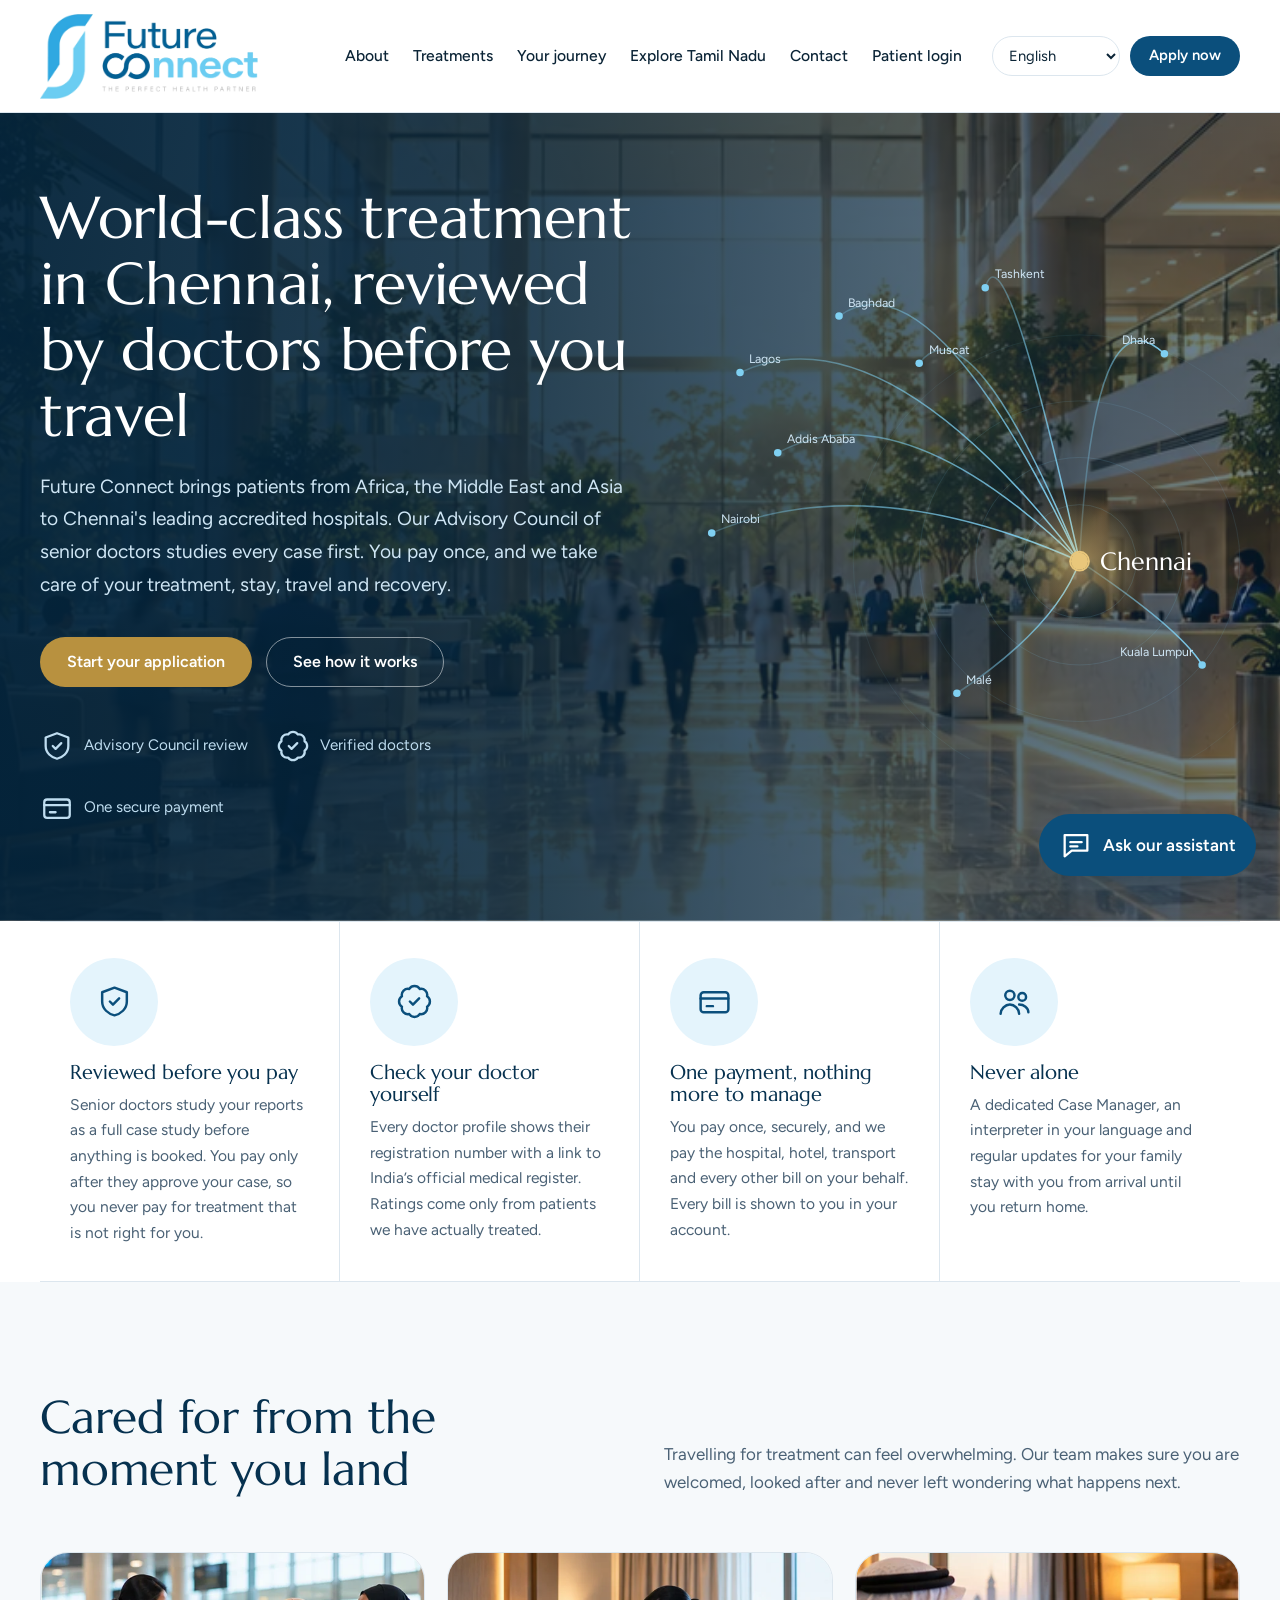
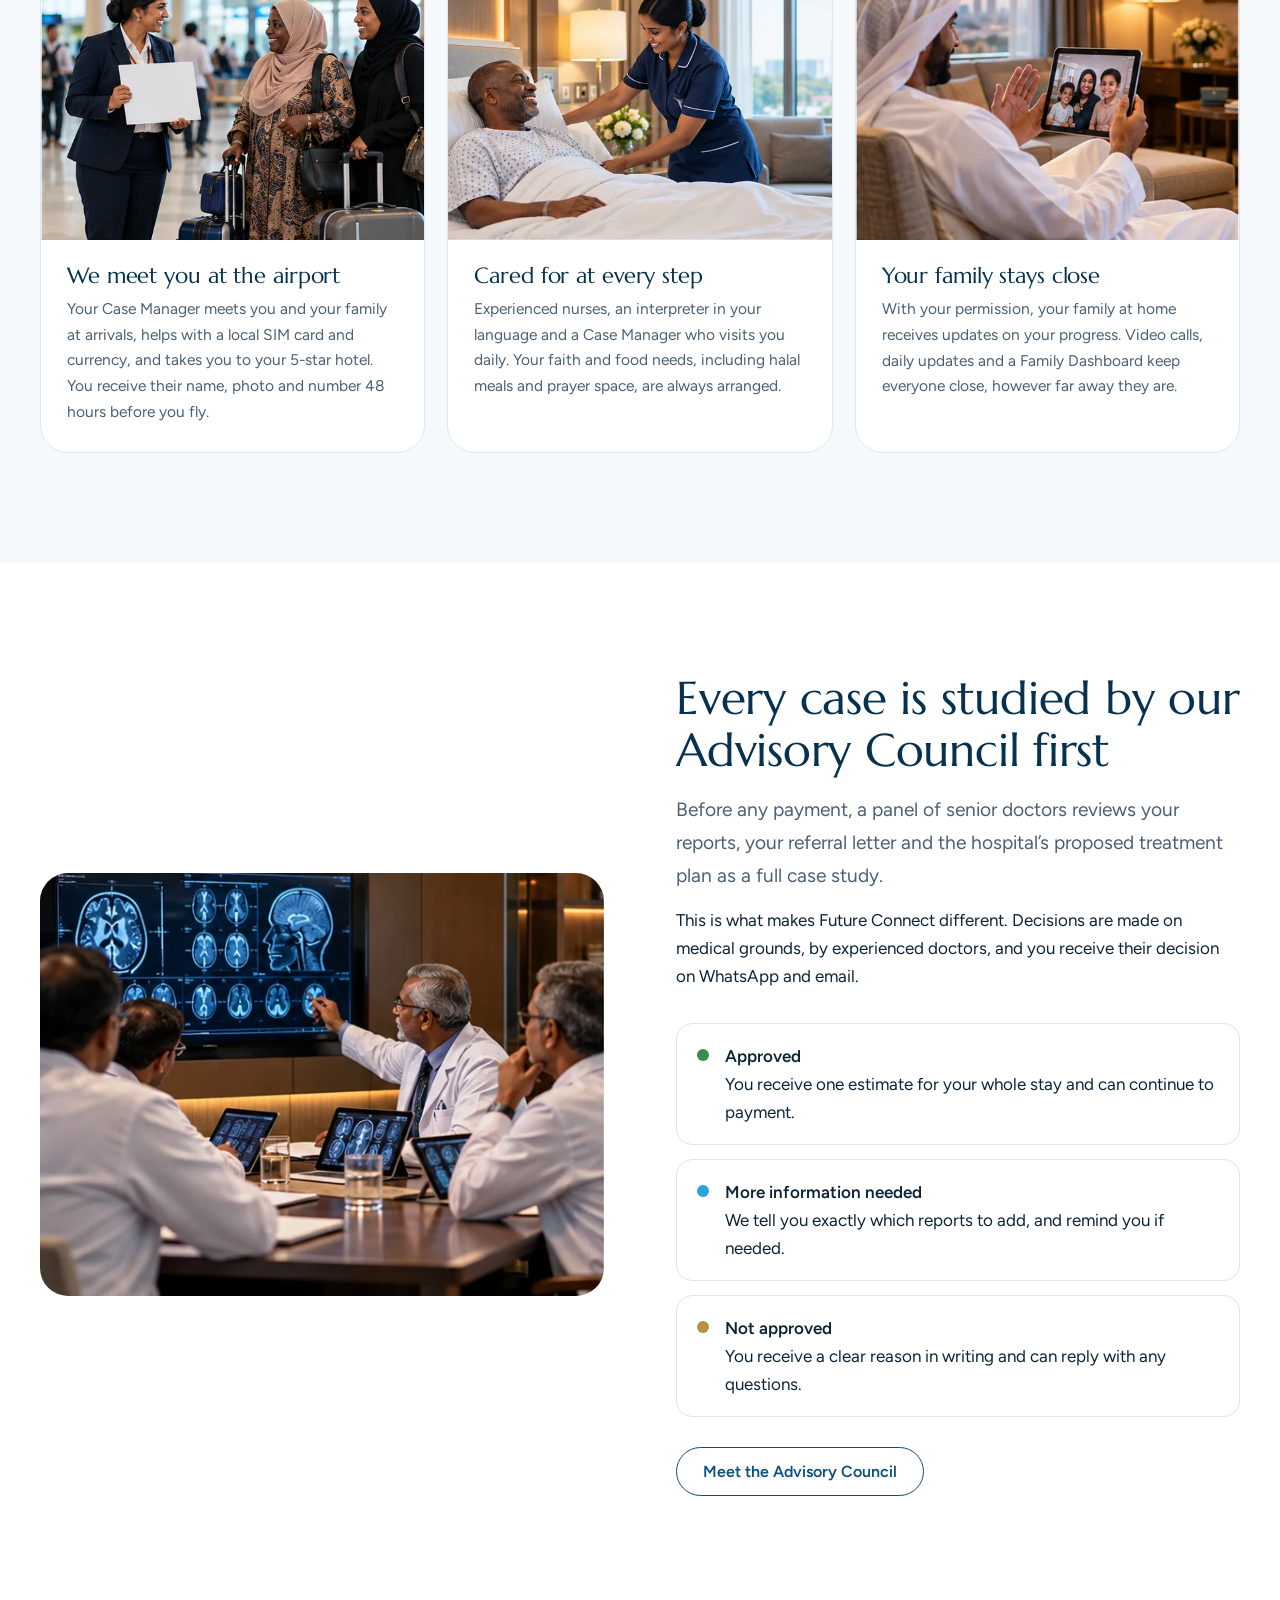
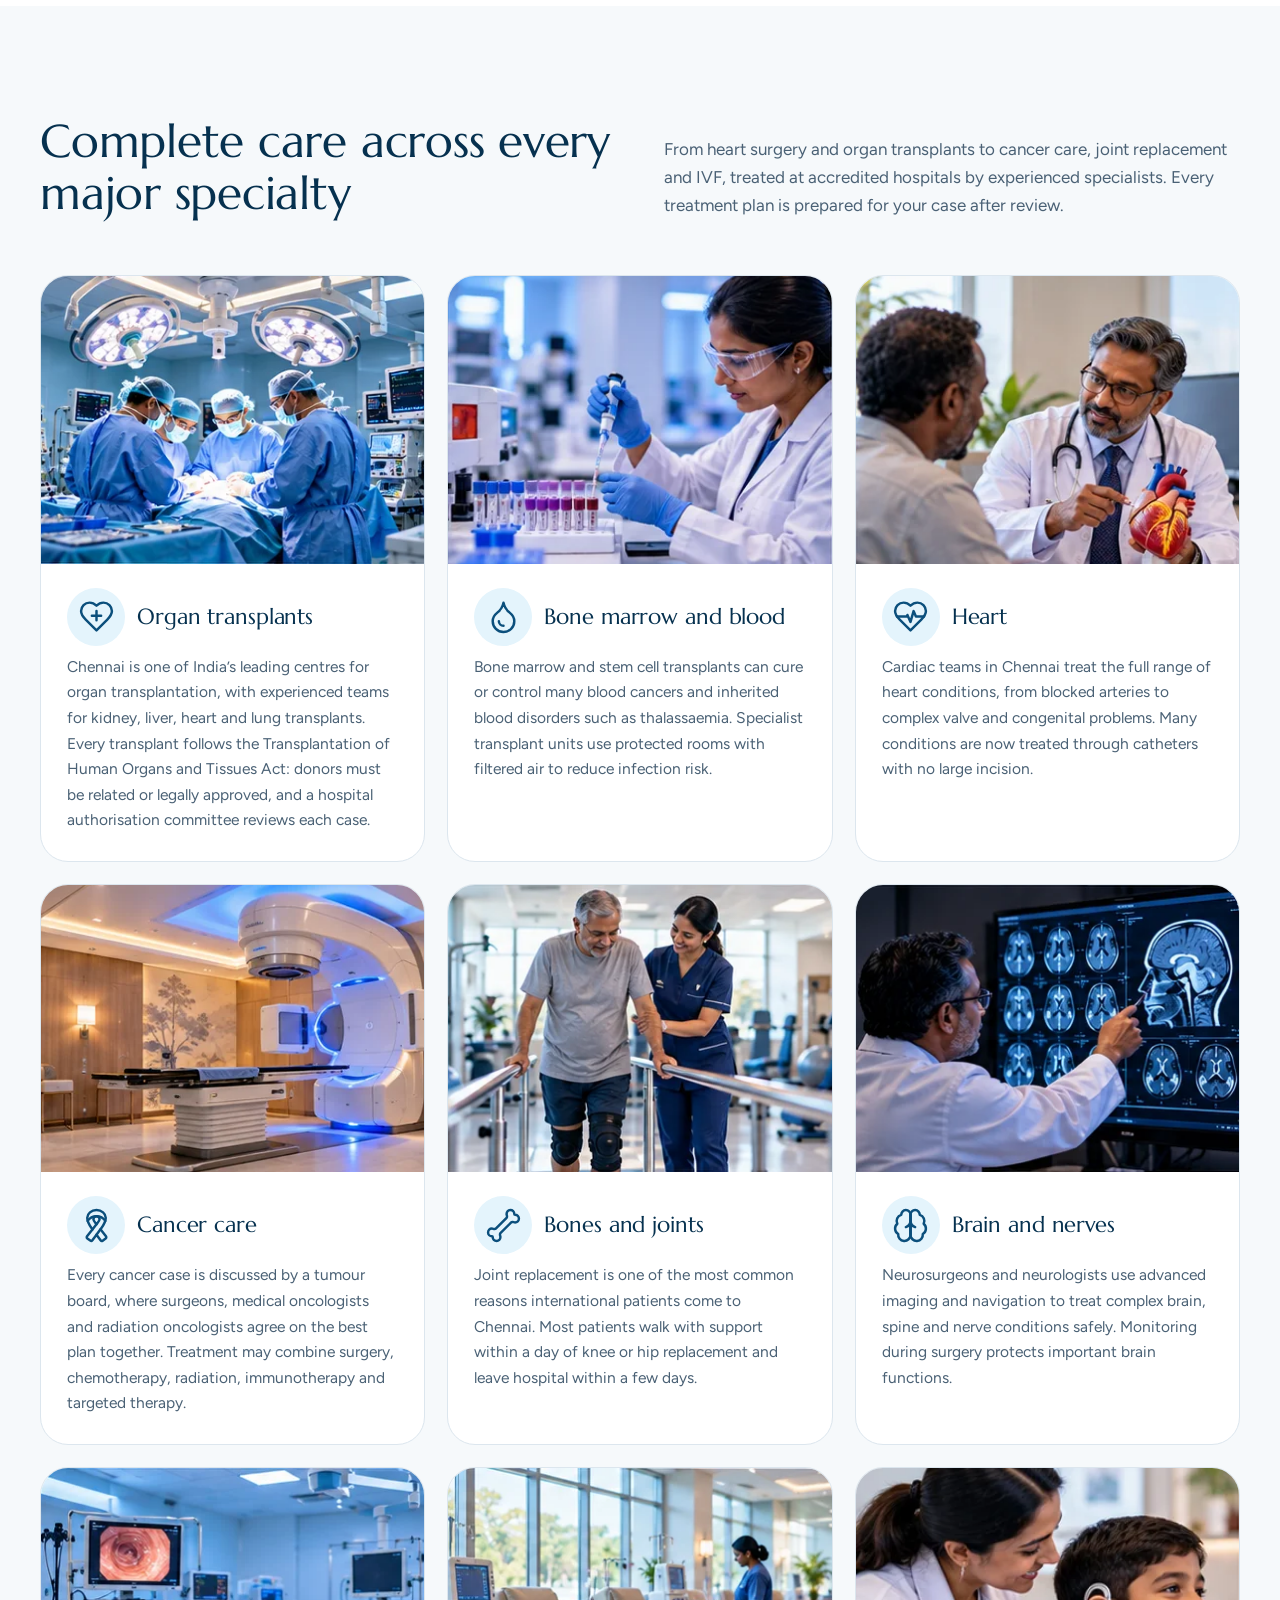
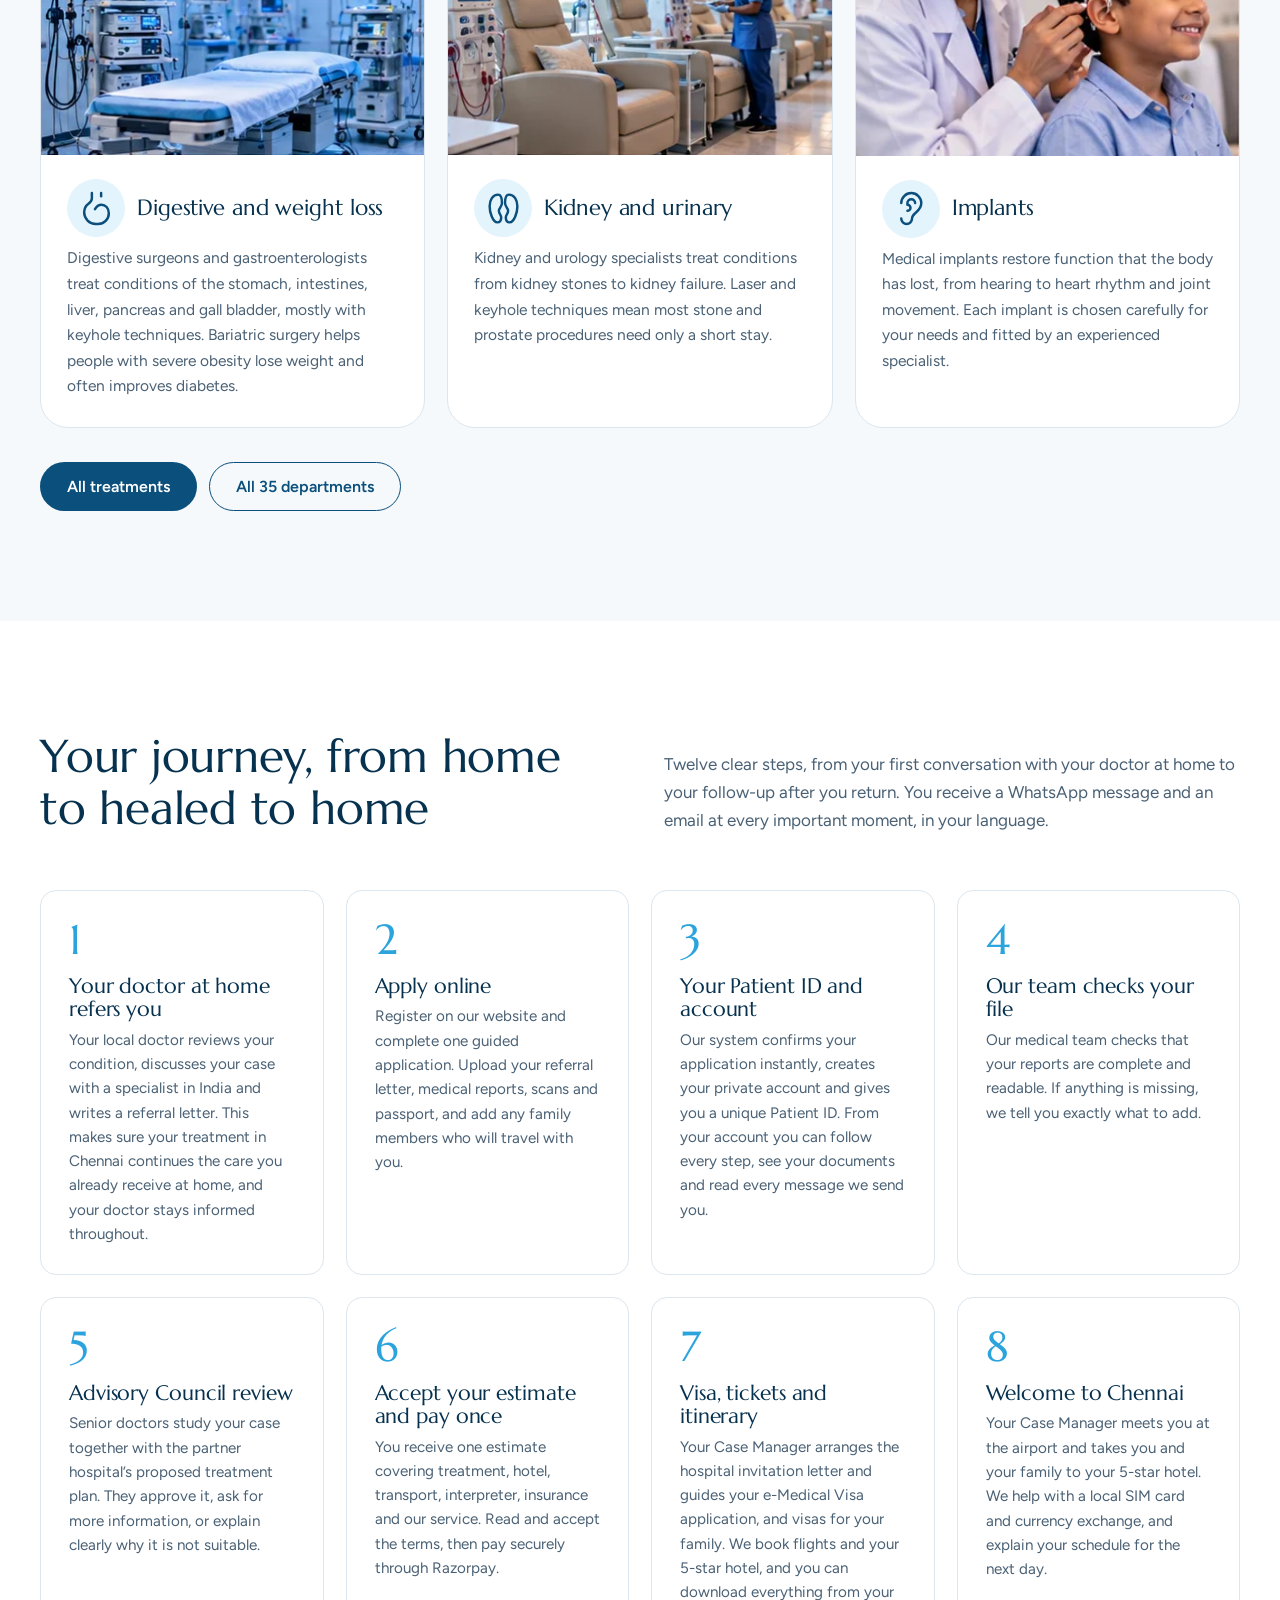
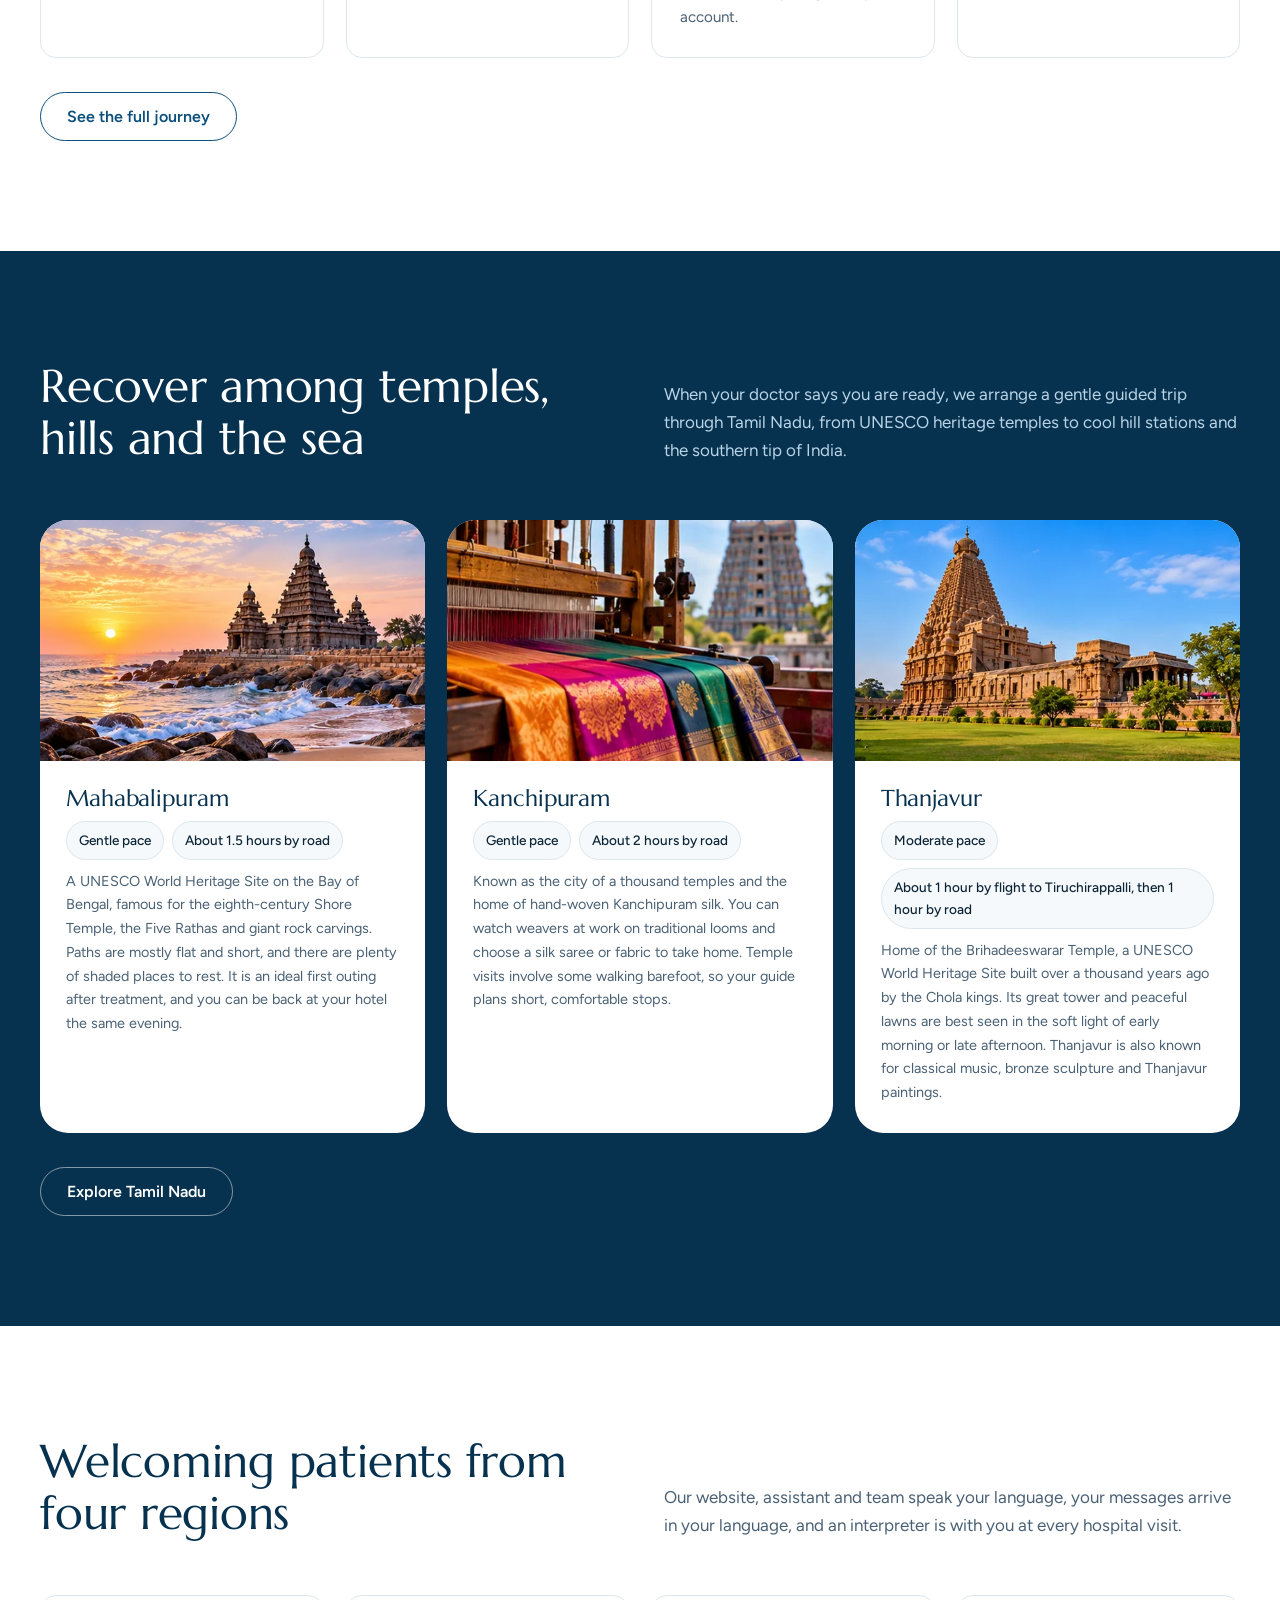
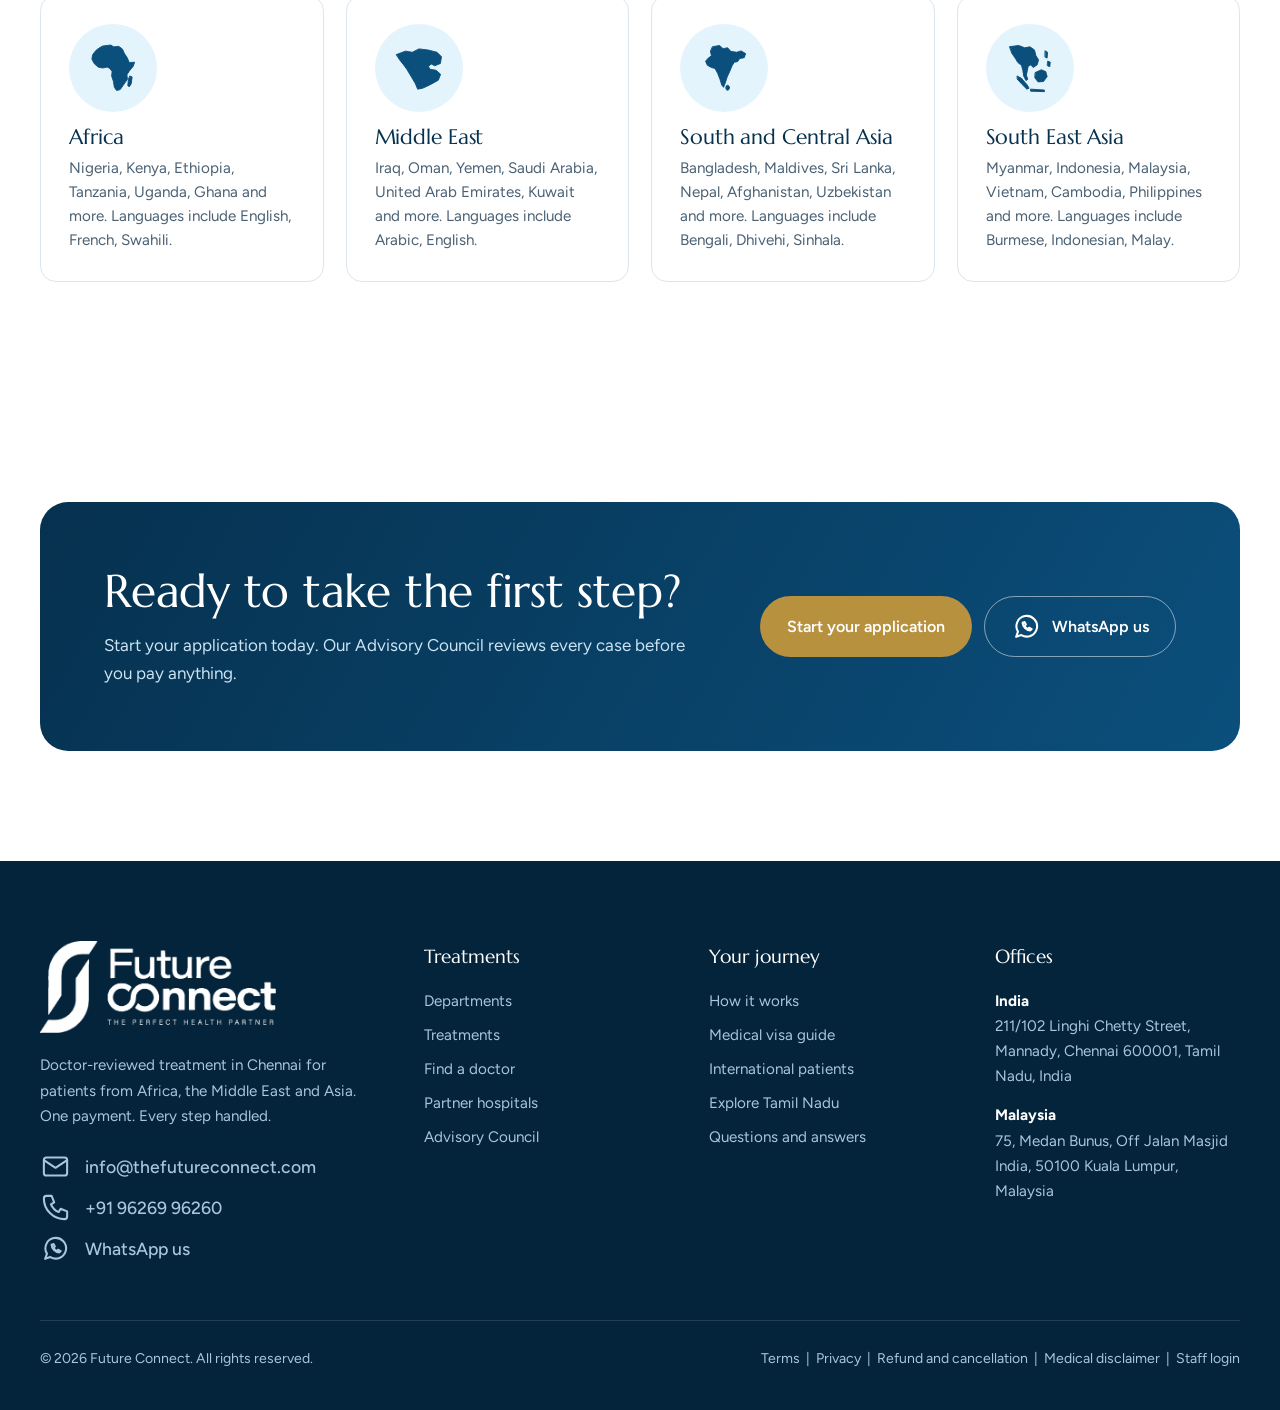
<file: index.html>
<!DOCTYPE html>
<html lang="en">
<head>
<meta charset="utf-8">
<meta name="viewport" content="width=device-width, initial-scale=1, viewport-fit=cover">
<meta name="robots" content="noindex, nofollow">
<link rel="preconnect" href="https://fonts.googleapis.com"><link rel="preconnect" href="https://fonts.gstatic.com" crossorigin>
<title>Future Connect — The Perfect Health Partner</title>
<meta name="description" content="Future Connect brings international patients from Africa, the Middle East and Asia to Chennai's accredited hospitals. Every case reviewed by our Advisory Council. One payment, every step handled.">
<link rel="icon" type="image/png" href="assets/images/favicon.png">
<link href="https://fonts.googleapis.com/css2?family=Figtree:wght@400;500;600&family=Marcellus&display=swap" rel="stylesheet">
<link rel="stylesheet" href="assets/css/style.css">
<script type="application/ld+json">{"@context":"https://schema.org","@type":"MedicalOrganization","name":"Future Connect","slogan":"The Perfect Health Partner","email":"info@thefutureconnect.com","telephone":"+919626996260","address":[{"@type":"PostalAddress","streetAddress":"211/102 Linghi Chetty Street, Mannady","addressLocality":"Chennai","postalCode":"600001","addressRegion":"Tamil Nadu","addressCountry":"IN"},{"@type":"PostalAddress","streetAddress":"75, Medan Bunus, Off Jalan Masjid India","addressLocality":"Kuala Lumpur","postalCode":"50100","addressCountry":"MY"}]}</script>
</head>
<body>
<main id="app"></main>
<script src="assets/js/config.js"></script>
<script src="assets/js/data.js"></script>
<script src="assets/js/app.js"></script>
</body>
</html>
</file>
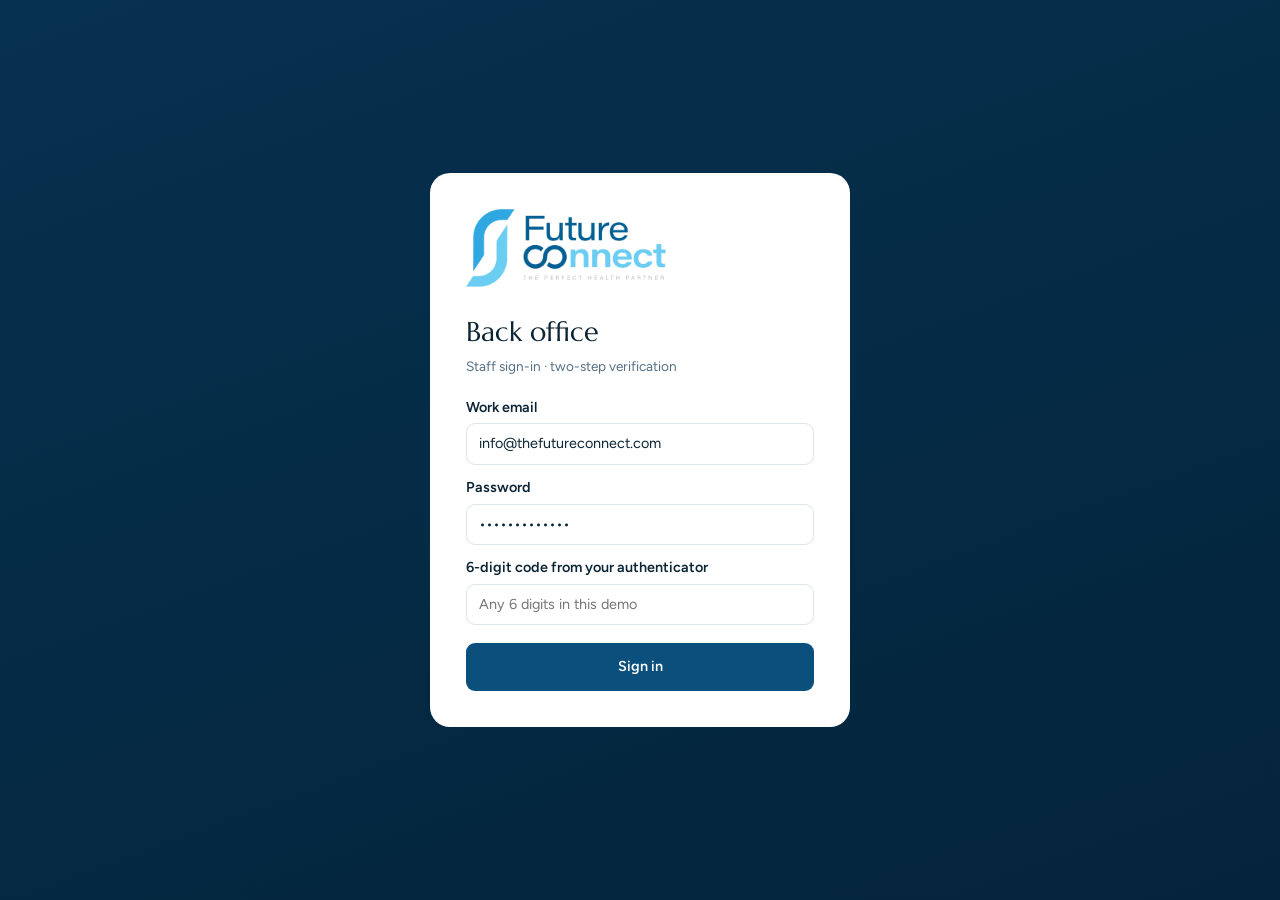
<file: crm/index.html>
<!DOCTYPE html>
<html lang="en">
<head>
<meta charset="utf-8">
<meta name="viewport" content="width=device-width, initial-scale=1, viewport-fit=cover">
<meta name="robots" content="noindex, nofollow">
<link rel="preconnect" href="https://fonts.googleapis.com"><link rel="preconnect" href="https://fonts.gstatic.com" crossorigin>
<title>Future Connect — Back Office CRM</title>
<link rel="icon" type="image/png" href="../assets/images/favicon.png">
<link href="https://fonts.googleapis.com/css2?family=Figtree:wght@400;500;600;700&family=Marcellus&display=swap" rel="stylesheet">
<link rel="stylesheet" href="crm.css">
</head>
<body><div id="root" style="height:100%"></div>
<div class="modal-wrap" id="modal" role="dialog" aria-modal="true"><div class="modal"></div></div>
<div class="toast" id="toast" role="status" aria-live="polite"></div>
<script>window.__LOGO__="../assets/images/logo.png";window.__LOGO_WHITE__="../assets/images/logo-white.png";</script>
<script src="crm.js"></script>
</body>
</html>
</file>
<file: assets/css/style.css>
:root{
  --harbour:#0B4F7C; --harbour-deep:#06314F; --lagoon:#2BA3DD; --mist:#7FD0F2; --mist-soft:#E4F4FC;
  --pearl:#F6F9FB; --white:#FFFFFF; --ink:#0B2436; --ink-soft:#4A6175; --line:#DCE6EE;
  --gold:#B8913F; --gold-soft:#F3EAD6;
  --surface:#FFFFFF; --heading:#06314F; --notice-ink:#5E4715; --notice-line:#E7D6AE; --field-line:#C9D6E1;
  --serif:"Marcellus", "Times New Roman", serif; --sans:"Figtree", "Segoe UI", Arial, sans-serif;
  --wrap:1200px; --r-lg:28px; --r-md:16px; --r-sm:10px;
  --shadow:0 24px 60px -30px rgba(6,49,79,.35);
}
*{box-sizing:border-box;margin:0;padding:0}
html{scroll-behavior:smooth;scroll-padding-top:calc(120px + env(safe-area-inset-top,0px))}
:root{padding-top:env(safe-area-inset-top,0px);padding-bottom:env(safe-area-inset-bottom,0px)}
body{font-family:var(--sans);color:var(--ink);background:var(--white);font-size:17px;line-height:1.65;-webkit-font-smoothing:antialiased}
img,svg{max-width:100%;display:block}
a{color:inherit}
button{font:inherit;cursor:pointer}
:focus-visible{outline:3px solid var(--lagoon);outline-offset:3px;border-radius:6px}
.wrap{width:min(var(--wrap),100% - 48px);margin-inline:auto}
h1,h2,h3{font-family:var(--serif);font-weight:400;line-height:1.12;letter-spacing:-.005em;color:var(--heading)}
h1{font-size:clamp(2.5rem,5.4vw,4.4rem)}
h2{font-size:clamp(2rem,3.6vw,3rem)}
h3{font-size:1.45rem}
p{max-width:68ch}
.lead{font-size:1.2rem;color:var(--ink-soft);line-height:1.7}
.muted{color:var(--ink-soft)}
.small{font-size:.9rem}

/* Header */
.site-header{position:sticky;top:env(safe-area-inset-top,0px);z-index:50;background:rgba(255,255,255,.95);color:#0B2436;backdrop-filter:saturate(1.4) blur(14px);border-bottom:1px solid var(--line)}
.header-row{display:flex;align-items:center;gap:28px;height:112px}
.brand img{height:85px;width:auto}
.nav{display:flex;gap:4px;margin-left:auto;align-items:center}
.nav-item{position:relative}
.nav-link{display:block;padding:10px 14px;border-radius:999px;text-decoration:none;font-weight:500;font-size:.98rem;color:var(--ink);background:none;border:0}
.nav-link:hover,.nav-link[aria-current="page"]{background:var(--mist-soft);color:var(--harbour)}
.dropdown{position:absolute;top:calc(100% + 8px);left:0;min-width:260px;background:var(--surface);border:1px solid var(--line);border-radius:var(--r-md);box-shadow:var(--shadow);padding:10px;display:none}
.nav-item:hover .dropdown,.nav-item:focus-within .dropdown{display:block}
.dropdown a{display:block;padding:10px 14px;border-radius:var(--r-sm);text-decoration:none}
.dropdown a:hover{background:var(--pearl)}
.dropdown a span{display:block;font-size:.85rem;color:var(--ink-soft)}
.header-actions{display:flex;gap:10px;align-items:center}
.lang{border:1px solid var(--line);border-radius:999px;padding:9px 12px;background:var(--surface);font:inherit;font-size:.92rem;color:var(--ink)}
.btn{display:inline-flex;align-items:center;gap:10px;padding:14px 26px;border-radius:999px;text-decoration:none;font-weight:600;border:1.5px solid transparent;transition:background .2s,color .2s,border-color .2s;font-size:1rem;line-height:1.2}
.btn-primary{background:var(--harbour);color:#fff}
.btn-primary:hover{background:var(--harbour-deep)}
.btn-gold{background:var(--gold);color:#fff}
.btn-gold:hover{background:#9C7A33}
.btn-ghost{border-color:var(--harbour);color:var(--harbour);background:transparent}
.btn-ghost:hover{background:var(--harbour);color:#fff}
.btn-light{border-color:rgba(255,255,255,.5);color:#fff;background:transparent}
.btn-light:hover{background:var(--surface);color:var(--harbour-deep)}
.btn-sm{padding:10px 18px;font-size:.92rem}
.menu-toggle{display:none;margin-left:auto;background:none;border:1px solid var(--line);border-radius:12px;padding:10px 12px}

/* Hero */
.hero{position:relative;background:radial-gradient(1200px 600px at 85% 20%,#0E6CA6 0%,transparent 60%),linear-gradient(160deg,var(--harbour-deep) 0%,#073A5E 55%,#04243B 100%);color:#fff;overflow:hidden}
.hero-grid{display:grid;grid-template-columns:1.05fr 1fr;gap:40px;align-items:center;min-height:calc(100vh - 112px);padding:72px 0 96px}
.hero h1{color:#fff;max-width:17ch;font-size:clamp(2.4rem,4.6vw,3.9rem)}
.hero .lead{color:#CFE6F5;margin-top:22px;max-width:52ch}
.hero-actions{display:flex;gap:14px;flex-wrap:wrap;margin-top:36px}
.hero-note{margin-top:42px;display:flex;gap:28px;flex-wrap:wrap;color:#BFDDF0;font-size:.95rem}
.hero-note div{display:flex;gap:10px;align-items:center}
.hero-note svg{flex:none}
.route-svg{width:100%;height:auto}
.route-path{fill:none;stroke-width:1.6;stroke-linecap:round}
.route-draw{stroke-dasharray:1000;stroke-dashoffset:1000;animation:draw 2.6s cubic-bezier(.6,.1,.2,1) forwards}
@keyframes draw{to{stroke-dashoffset:0}}
.city-label{font-family:var(--sans);font-size:13px;fill:#CFE6F5}
.chennai-label{font-family:var(--serif);font-size:26px;fill:#fff}
.pulse{transform-origin:center;transform-box:fill-box;animation:pulse 2.8s ease-out infinite}
@keyframes pulse{0%{opacity:.7;transform:scale(1)}100%{opacity:0;transform:scale(3.2)}}
@media (prefers-reduced-motion:reduce){.route-draw{animation:none;stroke-dashoffset:0}.pulse{animation:none;opacity:0}}

/* Sections */
section{padding:110px 0}
.section-pearl{background:var(--pearl)}
.section-deep{background:var(--harbour-deep);color:#DCEBF5}
.section-deep h2,.section-deep h3{color:#fff}
.section-head{display:grid;grid-template-columns:1fr 1fr;gap:48px;align-items:end;margin-bottom:56px}
.section-head p{color:var(--ink-soft)}
.section-deep .section-head p{color:#B9D4E6}
.page-hero{padding:64px 0 52px;border-bottom:1px solid var(--line)}
.page-hero h1{max-width:24ch;font-size:clamp(2.2rem,4.2vw,3.4rem)}
.page-hero .lead{margin-top:20px}
.crumbs{font-size:.92rem;color:var(--ink-soft);margin-bottom:22px}
.crumbs a{text-decoration:none;color:var(--harbour)}

/* Promise strip */
.promises{display:grid;grid-template-columns:repeat(4,1fr);border-top:1px solid var(--line);border-bottom:1px solid var(--line)}
.promise{padding:36px 30px;border-right:1px solid var(--line)}
.promise:last-child{border-right:0}
.promise h3{font-size:1.25rem;margin:16px 0 8px}
.promise p{font-size:.97rem;color:var(--ink-soft)}
.icon-ring{width:88px;height:88px;border-radius:50%;background:var(--mist-soft);display:grid;place-items:center;color:var(--harbour)}

/* Council feature */
.council{display:grid;grid-template-columns:1fr 1fr;gap:72px;align-items:center}
.council-visual{position:relative;aspect-ratio:1/1;border-radius:var(--r-lg);background:linear-gradient(150deg,#0B4F7C,#2BA3DD);overflow:hidden}
.decision{display:grid;gap:14px;margin-top:32px}
.decision > div{display:grid;grid-template-columns:auto 1fr;gap:16px;align-items:start;padding:18px 20px;border-radius:var(--r-md);background:var(--surface);border:1px solid var(--line)}
.decision b{display:block;font-weight:600}
.dot{width:12px;height:12px;border-radius:50%;margin-top:7px}

/* Journey */
.journey{counter-reset:step;display:grid;gap:0;position:relative}
.journey-step{display:grid;grid-template-columns:90px 1fr 1fr;gap:32px;padding:34px 0;border-top:1px solid var(--line);align-items:start}
.journey-step:last-child{border-bottom:1px solid var(--line)}
.step-no{font-family:var(--serif);font-size:2.6rem;color:var(--lagoon);line-height:1}
.journey-step h3{margin-bottom:8px}
.notify{display:flex;flex-direction:column;gap:10px}
.chip{display:inline-flex;align-items:center;gap:8px;padding:7px 12px;border-radius:999px;font-size:.85rem;font-weight:500;background:var(--pearl);border:1px solid var(--line);color:var(--ink);width:fit-content}
.chip-wa{background:#E7F7EE;border-color:#BFE8CF;color:#166A3B}
.chip-mail{background:var(--mist-soft);border-color:#C3E5F6;color:var(--harbour)}
.chip-auto{background:#EEF6EA;border-color:#D3E9C8;color:#3B6B23}
.chip-man{background:#FBF1E3;border-color:#F1DDBD;color:#8A5B12}
.chip-semi{background:#EAF2FB;border-color:#CADDF2;color:#24578C}
.notify-line{font-size:.93rem;color:var(--ink-soft)}
.notify-line b{color:var(--ink);font-weight:600}

/* Grids */
.grid{display:grid;gap:22px}
.g2{grid-template-columns:repeat(2,1fr)}
.g3{grid-template-columns:repeat(3,1fr)}
.g4{grid-template-columns:repeat(4,1fr)}
.tile{display:block;text-decoration:none;padding:28px;border-radius:var(--r-md);border:1px solid var(--line);background:var(--surface);transition:border-color .2s,box-shadow .2s}
.tile:hover{border-color:var(--lagoon);box-shadow:var(--shadow)}
.tile h3{font-size:1.3rem;margin:14px 0 6px}
.tile p{font-size:.95rem;color:var(--ink-soft)}
.dept-tile{display:flex;gap:16px;align-items:flex-start;padding:22px}
.dept-tile h3{margin:0 0 4px;font-size:1.15rem}
.dept-tile .icon-ring{flex:none;width:78px;height:78px}

/* Treatment groups */
.tgroup{display:grid;grid-template-columns:320px 1fr;gap:40px;padding:40px 0;border-top:1px solid var(--line)}
.tgroup ul{list-style:none;display:flex;flex-wrap:wrap;gap:10px}
.tgroup li a{display:inline-block;padding:10px 16px;border:1px solid var(--line);border-radius:999px;text-decoration:none;font-size:.95rem;background:var(--surface)}
.tgroup li a:hover{border-color:var(--harbour);color:var(--harbour)}
.notice{padding:20px 24px;border-radius:var(--r-md);background:var(--gold-soft);border:1px solid var(--notice-line);color:var(--notice-ink);font-size:.97rem}
.notice b{color:var(--notice-ink)}

/* Detail page */
.detail{display:grid;grid-template-columns:1fr 340px;gap:64px;align-items:start}
.detail h2{font-size:2rem;margin:40px 0 14px}
.detail h2:first-child{margin-top:0}
.detail ul.list{padding-left:20px;display:grid;gap:8px}
.aside-card{position:sticky;top:136px;padding:30px;border-radius:var(--r-lg);background:var(--harbour-deep);color:#D6E8F4}
.aside-card h3{color:#fff;margin-bottom:10px}
.aside-card .btn{width:100%;justify-content:center;margin-top:18px}

/* Doctors / hospitals */
.filters{display:flex;gap:12px;flex-wrap:wrap;margin-bottom:34px}
.filters select,.filters input{padding:12px 16px;border:1px solid var(--line);border-radius:999px;font:inherit;font-size:.95rem;background:var(--surface);min-width:200px}
.doc-card{border:1px solid var(--line);border-radius:var(--r-lg);overflow:hidden;background:var(--surface);display:flex;flex-direction:column}
.doc-portrait{aspect-ratio:4/3;position:relative;display:grid;place-items:center}
.doc-portrait .initials{font-family:var(--serif);font-size:3.4rem;color:#fff}
.doc-body{padding:24px;display:grid;gap:8px;flex:1}
.doc-body h3{font-size:1.3rem}
.stars{color:var(--gold);letter-spacing:2px;font-size:.95rem}
.verify{display:inline-flex;gap:8px;align-items:center;font-size:.88rem;color:var(--harbour);font-weight:600;text-decoration:none}
.sample-tag{position:absolute;top:14px;left:14px;background:rgba(255,255,255,.92);color:var(--ink);font-size:.78rem;padding:5px 10px;border-radius:999px;font-weight:600}
.doc-actions{display:flex;gap:10px;padding:0 24px 24px;flex-wrap:wrap}

/* Destinations */
.dest{border-radius:var(--r-lg);overflow:hidden;background:var(--surface);border:1px solid var(--line);display:flex;flex-direction:column}
.dest-scene{aspect-ratio:16/10}
.dest-body{padding:24px 26px 28px;display:grid;gap:10px}
.dest-meta{display:flex;gap:8px;flex-wrap:wrap}
.dest-feature{display:grid;grid-template-columns:1.3fr 1fr;border-radius:var(--r-lg);overflow:hidden;background:var(--harbour-deep);color:#D6E8F4}
.dest-feature .dest-body{padding:48px}
.dest-feature h3{color:#fff;font-size:2.2rem}

/* Regions */
.region{padding:32px;border-radius:var(--r-lg);background:var(--surface);border:1px solid var(--line)}
.region h3{margin-bottom:6px}
.region .countries{margin-top:16px;display:flex;flex-wrap:wrap;gap:8px}
.lang-row{display:flex;flex-wrap:wrap;gap:10px;margin-top:24px}

/* FAQ */
.faq details{border-top:1px solid var(--line);padding:22px 0}
.faq details:last-child{border-bottom:1px solid var(--line)}
.faq summary{cursor:pointer;font-family:var(--serif);font-size:1.3rem;color:var(--heading);list-style:none;display:flex;justify-content:space-between;gap:20px}
.faq summary::-webkit-details-marker{display:none}
.faq summary::after{content:"+";font-family:var(--sans);font-size:1.6rem;color:var(--lagoon);line-height:1}
.faq details[open] summary::after{content:"\2013"}
.faq details p{margin-top:12px;color:var(--ink-soft)}
.faq-cat{margin:48px 0 8px;font-size:1.6rem}

/* Forms */
.form-shell{display:grid;grid-template-columns:300px 1fr;gap:56px;align-items:start}
.steps-nav{list-style:none;display:grid;gap:4px;position:sticky;top:136px}
.steps-nav li{display:flex;gap:14px;align-items:center;padding:12px 14px;border-radius:var(--r-sm);color:var(--ink-soft)}
.steps-nav li .n{width:30px;height:30px;border-radius:50%;border:1.5px solid var(--line);display:grid;place-items:center;font-size:.85rem;font-weight:600;flex:none}
.steps-nav li.active{background:var(--mist-soft);color:var(--heading);font-weight:600}
.steps-nav li.active .n{border-color:var(--harbour);background:var(--harbour);color:#fff}
.steps-nav li.done .n{border-color:var(--lagoon);background:var(--lagoon);color:#fff}
.form-card{padding:44px;border-radius:var(--r-lg);border:1px solid var(--line);background:var(--surface)}
.fields{display:grid;grid-template-columns:1fr 1fr;gap:20px;margin-top:26px}
.field{display:grid;gap:7px}
.field.full{grid-column:1/-1}
.field label{font-weight:600;font-size:.93rem}
.field input,.field select,.field textarea{padding:13px 15px;border:1px solid var(--field-line);border-radius:var(--r-sm);font:inherit;font-size:1rem;background:var(--surface);color:var(--ink)}
.field textarea{min-height:110px;resize:vertical}
.field .hint{font-size:.85rem;color:var(--ink-soft)}
.upload{border:1.5px dashed #B7CADA;border-radius:var(--r-md);padding:20px;display:grid;gap:6px;background:var(--pearl)}
.form-nav{display:flex;justify-content:space-between;margin-top:36px;gap:12px}
.check{display:flex;gap:12px;align-items:flex-start;font-size:.95rem}
.check input{margin-top:5px;width:18px;height:18px;flex:none}
.success{text-align:center;padding:30px 10px}
.success .pid{display:inline-block;margin:18px 0;padding:14px 26px;border-radius:999px;background:var(--mist-soft);font-family:var(--serif);font-size:1.6rem;color:var(--heading)}
.error{color:#A8321E;font-size:.9rem;margin-top:14px}

/* Contact */
.offices{display:grid;grid-template-columns:1fr 1fr;gap:22px}
.office{padding:34px;border-radius:var(--r-lg);border:1px solid var(--line);background:var(--surface)}
.office h3{margin-bottom:12px}
.contact-lines{display:grid;gap:16px;margin-top:28px}
.contact-lines a{display:flex;gap:14px;align-items:center;text-decoration:none;font-size:1.1rem;font-weight:500}

/* Account demo */
.acct{display:grid;grid-template-columns:1fr 360px;gap:36px;align-items:start}
.tracker{list-style:none;display:grid;gap:0}
.tracker li{display:grid;grid-template-columns:34px 1fr auto;gap:16px;padding:14px 0;border-bottom:1px solid var(--line);align-items:center;font-size:.97rem}
.tracker .t-dot{width:22px;height:22px;border-radius:50%;border:2px solid var(--line);margin-left:6px}
.tracker li.done .t-dot{background:var(--lagoon);border-color:var(--lagoon)}
.tracker li.now .t-dot{border-color:var(--gold);box-shadow:0 0 0 5px var(--gold-soft)}
.tracker li.now{font-weight:600}
.panel{padding:28px;border-radius:var(--r-lg);border:1px solid var(--line);background:var(--surface);margin-bottom:22px}
.panel h3{font-size:1.25rem;margin-bottom:12px}
.msg{padding:14px 0;border-top:1px solid var(--line);font-size:.93rem}
.msg:first-of-type{border-top:0}

/* CTA band */
.cta-band{background:linear-gradient(120deg,var(--harbour-deep),var(--harbour));color:#fff;border-radius:var(--r-lg);padding:64px;display:grid;grid-template-columns:1.4fr 1fr;gap:40px;align-items:center}
.cta-band h2{color:#fff}
.cta-band p{color:#CBE3F2;margin-top:14px}
.cta-band .actions{display:flex;gap:12px;flex-wrap:wrap;justify-content:flex-end}

/* Policies */
.tabs{display:flex;gap:8px;margin-bottom:34px;flex-wrap:wrap}
.tab{padding:11px 20px;border-radius:999px;border:1px solid var(--line);background:var(--surface);font-weight:500}
.tab[aria-selected="true"]{background:var(--harbour);color:#fff;border-color:var(--harbour)}
.prose h3{margin:30px 0 10px;font-size:1.35rem}
.prose p,.prose li{color:var(--ink-soft)}
.prose ul{padding-left:20px;display:grid;gap:6px}

/* Footer */
.site-footer{background:#04243B;color:#A9C6DA;padding:80px 0 40px;font-size:.95rem}
.footer-grid{display:grid;grid-template-columns:1.4fr 1fr 1fr 1fr;gap:40px}
.site-footer h4{font-family:var(--serif);font-weight:400;color:#fff;font-size:1.2rem;margin-bottom:16px}
.site-footer a{text-decoration:none;color:#A9C6DA}
.site-footer a:hover{color:#fff}
.site-footer ul{list-style:none;display:grid;gap:9px}
.footer-logo{height:92px;width:auto;margin-bottom:20px}
.footer-bottom{border-top:1px solid rgba(255,255,255,.12);margin-top:56px;padding-top:26px;display:flex;justify-content:space-between;gap:20px;flex-wrap:wrap;font-size:.88rem}

/* Chat */
.chat-fab{position:fixed;right:24px;bottom:calc(24px + env(safe-area-inset-bottom,0px));z-index:60;display:flex;align-items:center;gap:10px;padding:14px 20px;border-radius:999px;background:var(--harbour);color:#fff;border:0;box-shadow:0 18px 40px -16px rgba(6,49,79,.6);font-weight:600}
.chat-box{position:fixed;right:24px;bottom:calc(92px + env(safe-area-inset-bottom,0px));z-index:61;width:min(380px,calc(100vw - 32px));height:min(560px,calc(100vh - 140px));background:var(--surface);border-radius:22px;box-shadow:0 30px 80px -20px rgba(6,49,79,.45);display:none;flex-direction:column;overflow:hidden;border:1px solid var(--line)}
.chat-box.open{display:flex}
.chat-head{background:var(--harbour-deep);color:#fff;padding:18px 20px;display:flex;justify-content:space-between;align-items:center}
.chat-head b{font-family:var(--serif);font-weight:400;font-size:1.15rem}
.chat-head small{display:block;color:#A9C6DA;font-size:.8rem}
.chat-head button{background:none;border:0;color:#fff;font-size:1.4rem;line-height:1}
.chat-log{flex:1;overflow-y:auto;padding:18px;display:flex;flex-direction:column;gap:10px;background:var(--pearl)}
.bubble{max-width:85%;padding:11px 14px;border-radius:16px;font-size:.93rem;line-height:1.5}
.bubble.bot{background:var(--surface);border:1px solid var(--line);align-self:flex-start;border-bottom-left-radius:4px}
.bubble.me{background:var(--harbour);color:#fff;align-self:flex-end;border-bottom-right-radius:4px}
.quick{display:flex;flex-wrap:wrap;gap:6px}
.quick button{padding:7px 12px;border-radius:999px;border:1px solid var(--harbour);background:var(--surface);color:var(--harbour);font-size:.85rem}
.chat-input{display:flex;gap:8px;padding:12px;border-top:1px solid var(--line)}
.chat-input input{flex:1;padding:11px 14px;border:1px solid var(--line);border-radius:999px;font:inherit;font-size:.95rem}
.chat-input button{padding:0 16px;border-radius:999px;border:0;background:var(--harbour);color:#fff;font-weight:600}

.toast{position:fixed;left:50%;bottom:calc(30px + env(safe-area-inset-bottom,0px));transform:translateX(-50%);background:var(--ink);color:#fff;padding:12px 20px;border-radius:999px;font-size:.92rem;z-index:80;display:none}
.toast.show{display:block}

/* Responsive */
@media (max-width:1080px){
  .nav,.header-actions .lang,.header-actions .login-link{display:none}
  .menu-toggle{display:block}
  .header-actions{margin-left:0}
  .nav.open{display:flex;position:fixed;inset:112px 0 0 0;top:calc(112px + env(safe-area-inset-top,0px));background:var(--surface);flex-direction:column;align-items:stretch;padding:20px 24px 40px;overflow-y:auto;gap:2px}
  .nav.open .dropdown{position:static;display:block;box-shadow:none;border:0;padding:0 0 0 12px}
  .nav.open .nav-link{font-size:1.1rem}
  .hero-grid,.council,.section-head,.detail,.form-shell,.acct,.cta-band,.dest-feature,.tgroup{grid-template-columns:1fr}
  .g4{grid-template-columns:repeat(2,1fr)}
  .g3{grid-template-columns:repeat(2,1fr)}
  .promises{grid-template-columns:repeat(2,1fr)}
  .promise:nth-child(2){border-right:0}
  .promise{border-bottom:1px solid var(--line)}
  .journey-step{grid-template-columns:60px 1fr}
  .journey-step .notify{grid-column:2}
  .footer-grid{grid-template-columns:1fr 1fr}
  .aside-card,.steps-nav{position:static}
  .steps-nav{grid-template-columns:repeat(3,1fr)}
  .cta-band .actions{justify-content:flex-start}
  .hero-grid{min-height:auto}
}
@media (max-width:640px){
  body{font-size:16px}
  section{padding:76px 0}
  .g2,.g3,.g4,.offices,.fields,.promises{grid-template-columns:1fr}
  .promise{border-right:0}
  .header-actions .btn{display:none}
  .brand img{height:64px}
  .form-card{padding:26px}
  .cta-band{padding:36px}
  .footer-grid{grid-template-columns:1fr}
  .steps-nav{grid-template-columns:1fr 1fr}
  .dest-feature .dest-body{padding:30px}
  .chat-fab span{display:none}
}

.mobile-only{display:none}
.nav.open .mobile-only{display:block}
.site-header .dropdown,.site-header .nav.open{background:#FFFFFF;color:#0B2436}
.site-header .lang{background:#FFFFFF;color:#0B2436;border-color:#DCE6EE}
.site-header .nav-link{color:#0B2436}
.site-header .menu-toggle{color:#0B2436;background:#FFFFFF}
.section-deep .dest{background:var(--surface)}
.page-hero{background:linear-gradient(180deg,var(--mist-soft),var(--white))}
.tile .step-no{margin-bottom:6px}
@media (prefers-color-scheme:dark){
  :root:not([data-theme="light"]){--white:#081A27;--surface:#0E2434;--pearl:#0B1F2E;--ink:#E2EDF4;--ink-soft:#9DB4C5;--line:#1E3A4E;--mist-soft:#103149;--gold-soft:#33291A;--heading:#E6F2FA;--notice-ink:#EBD7A8;--notice-line:#5A4724;--field-line:#2A4A61}
}
:root[data-theme="dark"]{--white:#081A27;--surface:#0E2434;--pearl:#0B1F2E;--ink:#E2EDF4;--ink-soft:#9DB4C5;--line:#1E3A4E;--mist-soft:#103149;--gold-soft:#33291A;--heading:#E6F2FA;--notice-ink:#EBD7A8;--notice-line:#5A4724;--field-line:#2A4A61}
body{background:var(--white)}

.site-header .nav-link:hover,.site-header .nav-link[aria-current="page"]{background:#E4F4FC;color:#0B4F7C}
.site-header .dropdown a:hover{background:#F6F9FB}
.site-header .dropdown a span{color:#4A6175}

.page-hero + section{padding-top:72px}

.hero-photo{background-size:cover;background-position:center}
.council-visual.photo{aspect-ratio:4/3;background:none}
.council-visual.photo img{width:100%;height:100%;object-fit:cover}
.photo-card{border-radius:var(--r-lg);overflow:hidden;background:var(--surface);border:1px solid var(--line);margin:0}
.photo-card img{width:100%;aspect-ratio:4/3;object-fit:cover}
.photo-card figcaption{padding:24px 26px 28px}
.photo-card h3{font-size:1.35rem;margin-bottom:8px}
.photo-card p{font-size:.97rem;color:var(--ink-soft)}

/* v2: photos and larger icons */
.page-hero.with-img .wrap{display:grid;grid-template-columns:1.1fr .9fr;gap:56px;align-items:center}
.page-hero-img img{width:100%;aspect-ratio:4/3;object-fit:cover;border-radius:var(--r-lg);box-shadow:var(--shadow)}
.feature{display:grid;grid-template-columns:1fr 1fr;gap:64px;align-items:center}
.feature.reverse .feature-img{order:2}
.feature-img img{width:100%;aspect-ratio:4/3;object-fit:cover;border-radius:var(--r-lg);box-shadow:var(--shadow)}
.tgroup-img{width:100%;aspect-ratio:16/10;object-fit:cover;border-radius:var(--r-md)}
.tgroup p{color:var(--ink-soft)}
.card-icon{display:inline-grid;place-items:center;width:58px;height:58px;border-radius:50%;background:var(--mist-soft);color:var(--harbour);flex:none}
a.photo-card{display:block;text-decoration:none;color:inherit;transition:box-shadow .2s,border-color .2s}
a.photo-card:hover{border-color:var(--lagoon);box-shadow:var(--shadow)}
.photo-card h3{display:flex;gap:12px;align-items:center}
.journey-step.with-img{grid-template-columns:90px 1fr 320px}
.step-img img{width:100%;aspect-ratio:4/3;object-fit:cover;border-radius:var(--r-md)}
.dest-img{width:100%;aspect-ratio:16/10;object-fit:cover}
.dest-feature-img{width:100%;height:100%;min-height:360px;object-fit:cover}
.dest-feature .dest-body p{color:#C9DDEB}
.tile p,.dept-tile p{line-height:1.6}
.detail .tile ul.list{padding-left:18px;font-size:.97rem;color:var(--ink-soft)}
.detail ol.list{padding-left:20px;display:grid;gap:10px}
.icon-ring svg{flex:none}
@media (max-width:1080px){
  .page-hero.with-img .wrap,.feature{grid-template-columns:1fr;gap:32px}
  .feature.reverse .feature-img{order:0}
  .journey-step.with-img{grid-template-columns:60px 1fr}
  .journey-step.with-img .step-img{grid-column:2}
}
@media (max-width:640px){
  .header-row{height:92px}
  .nav.open{top:calc(92px + env(safe-area-inset-top,0px))}
  .icon-ring{width:72px;height:72px}
  .dept-tile .icon-ring{width:64px;height:64px}
}
.nav-link,.btn,.header-actions .lang{white-space:nowrap}
.header-row{gap:18px}
.nav{gap:0}
.nav-link{padding:10px 12px}
.header-actions .lang{max-width:128px}
@media (max-width:1360px){.header-actions .login-link{display:none}.nav .mobile-only{display:block}}
@media (max-width:1240px){.header-actions .lang{display:none}}
@media (max-width:1080px){
  .nav.open{position:absolute;inset:auto;top:100%;left:0;right:0;height:calc(100vh - 112px);height:calc(100dvh - 112px);border-top:1px solid #DCE6EE}
}
@media (max-width:640px){
  .nav.open{height:calc(100vh - 92px);height:calc(100dvh - 92px)}
}

.council-photo{aspect-ratio:1/1;overflow:hidden;background:var(--pearl)}
.council-photo img{position:absolute;inset:0;width:100%;height:100%;object-fit:cover}
.council-photo .sample-tag{z-index:1}
.council-badge{position:absolute;right:14px;bottom:14px;z-index:1;width:52px;height:52px;border-radius:50%;background:rgba(255,255,255,.94);color:var(--harbour);display:grid;place-items:center;box-shadow:0 8px 20px -10px rgba(6,49,79,.5)}
</file>
<file: crm/crm.css>
:root{
  --harbour:#0B4F7C;--harbour-deep:#06314F;--lagoon:#2BA3DD;--mist:#7FD0F2;--mist-soft:#E4F4FC;
  --bg:#F3F7FA;--surface:#FFFFFF;--ink:#0B2436;--ink-soft:#557086;--line:#DCE6EE;--gold:#B8913F;--gold-soft:#F6EEDC;
  --ok:#2E7D4F;--ok-soft:#E3F3EA;--warn:#A86A12;--warn-soft:#FBF0DE;--bad:#B23B2A;--bad-soft:#FBE7E3;--info:#24578C;--info-soft:#E6EFFA;
  --serif:"Marcellus","Times New Roman",serif;--sans:"Figtree","Segoe UI",Arial,sans-serif;
}
@media (prefers-color-scheme:dark){:root:not([data-theme="light"]){--bg:#07182A;--surface:#0D2234;--ink:#E2EDF4;--ink-soft:#97AFC2;--line:#1F3A4F;--mist-soft:#113049;--gold-soft:#33291A;--ok-soft:#163626;--warn-soft:#3A2C14;--bad-soft:#3D1D18;--info-soft:#14304E}}
:root[data-theme="dark"]{--bg:#07182A;--surface:#0D2234;--ink:#E2EDF4;--ink-soft:#97AFC2;--line:#1F3A4F;--mist-soft:#113049;--gold-soft:#33291A;--ok-soft:#163626;--warn-soft:#3A2C14;--bad-soft:#3D1D18;--info-soft:#14304E}
:root{box-sizing:border-box;padding-top:env(safe-area-inset-top,0px);padding-bottom:env(safe-area-inset-bottom,0px)}
*,*::before,*::after{box-sizing:border-box;margin:0;padding:0}
html,body{height:100%}
body{font-family:var(--sans);font-size:15px;line-height:1.5;color:var(--ink);background:var(--bg);-webkit-font-smoothing:antialiased}
button,input,select,textarea{font:inherit;color:inherit}
button{cursor:pointer}
:focus-visible{outline:3px solid var(--lagoon);outline-offset:2px;border-radius:6px}
a{color:var(--harbour)}
h1,h2,h3{font-weight:400}
.app{display:grid;grid-template-columns:248px 1fr;height:100%}
.side{background:var(--harbour-deep);color:#B9D3E5;display:flex;flex-direction:column;overflow-y:auto}
.side-logo{padding:22px 20px 18px;border-bottom:1px solid rgba(255,255,255,.08)}
.side-logo img{height:68px}
.side-logo small{display:block;color:#7FA6C2;font-size:.78rem;margin-top:6px}
.side nav{padding:12px 10px;display:grid;gap:2px}
.side .grp{font-size:.78rem;color:#6F97B4;padding:14px 12px 6px}
.side a{display:flex;align-items:center;gap:11px;padding:9px 12px;border-radius:9px;text-decoration:none;color:#C9DDEB;font-weight:500}
.side a:hover{background:rgba(255,255,255,.06)}
.side a[aria-current="page"]{background:rgba(127,208,242,.16);color:#fff}
.side a .count{margin-left:auto;background:rgba(255,255,255,.12);border-radius:999px;padding:1px 8px;font-size:.75rem}
.side-foot{margin-top:auto;padding:16px 20px;border-top:1px solid rgba(255,255,255,.08);font-size:.85rem}
.main{display:flex;flex-direction:column;min-width:0;height:100%;overflow:hidden}
.top{display:flex;align-items:center;gap:14px;padding:14px 28px;background:var(--surface);border-bottom:1px solid var(--line)}
.top .search{flex:1;max-width:460px;padding:10px 14px;border:1px solid var(--line);border-radius:10px;background:var(--bg)}
.top .me{margin-left:auto;display:flex;align-items:center;gap:10px;font-size:.9rem}
.avatar{width:34px;height:34px;border-radius:50%;background:var(--harbour);color:#fff;display:grid;place-items:center;font-weight:600;font-size:.85rem;flex:none}
.menu-btn{display:none;background:none;border:1px solid var(--line);border-radius:8px;padding:8px 10px}
.view{flex:1;overflow-y:auto;padding:28px}
.page-title{display:flex;align-items:flex-end;justify-content:space-between;gap:16px;margin-bottom:22px;flex-wrap:wrap}
.page-title h1{font-family:var(--serif);font-size:2rem;color:var(--ink);line-height:1.15}
.page-title p{color:var(--ink-soft);margin-top:4px}
.card{background:var(--surface);border:1px solid var(--line);border-radius:14px;padding:20px}
.card h2{font-family:var(--serif);font-size:1.25rem;margin-bottom:12px}
.grid{display:grid;gap:16px}
.k4{grid-template-columns:repeat(4,1fr)}
.c2{grid-template-columns:1.6fr 1fr}
.c2e{grid-template-columns:1fr 1fr}
.kpi{padding:18px 20px}
.kpi b{display:block;font-family:var(--serif);font-size:2.1rem;line-height:1.1;color:var(--harbour)}
.kpi span{color:var(--ink-soft);font-size:.9rem}
table{width:100%;border-collapse:collapse}
th{text-align:left;font-size:.8rem;font-weight:600;color:var(--ink-soft);padding:10px 12px;border-bottom:1px solid var(--line);white-space:nowrap}
td{padding:12px;border-bottom:1px solid var(--line);vertical-align:top}
tr.click{cursor:pointer}
tr.click:hover td{background:var(--mist-soft)}
.tbl{overflow-x:auto;background:var(--surface);border:1px solid var(--line);border-radius:14px}
.tbl tr:last-child td{border-bottom:0}
.pill{display:inline-flex;align-items:center;gap:6px;padding:3px 10px;border-radius:999px;font-size:.8rem;font-weight:600;white-space:nowrap;background:var(--info-soft);color:var(--info)}
.pill.ok{background:var(--ok-soft);color:var(--ok)}.pill.warn{background:var(--warn-soft);color:var(--warn)}.pill.bad{background:var(--bad-soft);color:var(--bad)}.pill.gold{background:var(--gold-soft);color:var(--gold)}.pill.grey{background:var(--bg);color:var(--ink-soft);border:1px solid var(--line)}
.sub{color:var(--ink-soft);font-size:.85rem}
.btn{display:inline-flex;align-items:center;gap:8px;padding:9px 16px;border-radius:9px;border:1px solid transparent;font-weight:600;font-size:.9rem;background:var(--harbour);color:#fff;text-decoration:none}
.btn:hover{background:var(--harbour-deep)}
.btn.ghost{background:transparent;border-color:var(--line);color:var(--ink)}
.btn.ghost:hover{border-color:var(--harbour);color:var(--harbour)}
.btn.gold{background:var(--gold)}.btn.gold:hover{background:#9C7A33}
.btn.danger{background:var(--bad)}
.btn.sm{padding:6px 12px;font-size:.85rem}
.filters{display:flex;gap:10px;flex-wrap:wrap;margin-bottom:14px}
.filters select,.filters input,.field input,.field select,.field textarea{padding:9px 12px;border:1px solid var(--line);border-radius:9px;background:var(--surface)}
.tabs{display:flex;gap:4px;border-bottom:1px solid var(--line);margin:18px 0 18px;overflow-x:auto}
.tab{padding:10px 14px;border:0;background:none;border-bottom:2px solid transparent;color:var(--ink-soft);font-weight:600;white-space:nowrap}
.tab[aria-selected="true"]{color:var(--harbour);border-bottom-color:var(--harbour)}
.case-head{display:flex;gap:18px;align-items:flex-start;flex-wrap:wrap}
.case-head h1{font-family:var(--serif);font-size:1.9rem;line-height:1.15}
.case-head .meta{display:flex;gap:8px;flex-wrap:wrap;margin-top:8px}
.action-bar{margin-left:auto;display:flex;gap:8px;flex-wrap:wrap;align-items:flex-start}
.stage-rail{display:flex;gap:4px;margin-top:18px;overflow-x:auto;padding-bottom:4px}
.stage-rail div{flex:1;min-width:92px;padding:8px 8px 6px;border-top:3px solid var(--line);font-size:.75rem;color:var(--ink-soft)}
.stage-rail div.done{border-top-color:var(--lagoon);color:var(--ink)}
.stage-rail div.now{border-top-color:var(--gold);color:var(--ink);font-weight:700}
.dl{display:grid;grid-template-columns:170px 1fr;gap:8px 14px;font-size:.93rem}
.dl dt{color:var(--ink-soft)}
.log{display:grid}
.log-item{display:grid;grid-template-columns:auto 1fr auto;gap:12px;padding:11px 0;border-bottom:1px solid var(--line);align-items:start;font-size:.92rem}
.log-item:last-child{border-bottom:0}
.ch{display:inline-flex;gap:4px}
.ch span{width:22px;height:22px;border-radius:6px;display:grid;place-items:center}
.ch .wa{background:#E3F5EA;color:#1C7A43}.ch .em{background:var(--mist-soft);color:var(--harbour)}
.ch .in{background:var(--gold-soft);color:var(--gold)}
.bar{height:10px;border-radius:999px;background:var(--bg);overflow:hidden;border:1px solid var(--line)}
.bar i{display:block;height:100%;background:var(--lagoon)}
.row-bar{display:grid;grid-template-columns:150px 1fr 36px;gap:10px;align-items:center;font-size:.88rem;padding:5px 0}
.field{display:grid;gap:5px;font-size:.9rem}
.field label{font-weight:600}
.form-grid{display:grid;grid-template-columns:1fr 1fr;gap:14px}
.vote{display:grid;grid-template-columns:auto 1fr auto;gap:12px;align-items:center;padding:10px 0;border-bottom:1px solid var(--line)}
.empty{padding:30px;text-align:center;color:var(--ink-soft)}
.board{display:grid;grid-auto-flow:column;grid-auto-columns:250px;gap:12px;overflow-x:auto;padding-bottom:10px}
.col{background:var(--surface);border:1px solid var(--line);border-radius:12px;padding:12px;min-height:200px}
.col h3{font-size:.85rem;font-weight:700;margin-bottom:10px;display:flex;justify-content:space-between}
.mini{display:block;width:100%;text-align:left;padding:10px;border:1px solid var(--line);border-radius:10px;background:var(--bg);margin-bottom:8px}
.mini:hover{border-color:var(--lagoon)}
.mini b{display:block;font-size:.9rem}
.toggle{display:inline-flex;border:1px solid var(--line);border-radius:9px;overflow:hidden}
.toggle button{padding:8px 14px;border:0;background:var(--surface);font-weight:600;font-size:.88rem;color:var(--ink-soft)}
.toggle button[aria-pressed="true"]{background:var(--harbour);color:#fff}
.modal-wrap{position:fixed;inset:0;background:rgba(4,20,34,.5);display:none;align-items:center;justify-content:center;z-index:50;padding:20px}
.modal-wrap.open{display:flex}
.modal{background:var(--surface);border-radius:16px;padding:26px;width:min(520px,100%);max-height:90vh;overflow-y:auto}
.modal h2{font-family:var(--serif);font-size:1.4rem;margin-bottom:6px}
.modal .acts{display:flex;justify-content:flex-end;gap:8px;margin-top:20px}
.toast{position:fixed;right:24px;bottom:calc(24px + env(safe-area-inset-bottom,0px));background:var(--ink);color:var(--surface);padding:14px 18px;border-radius:12px;font-size:.9rem;z-index:60;max-width:380px;display:none;box-shadow:0 20px 40px -20px rgba(0,0,0,.5)}
.toast.show{display:block}
.toast b{display:block;margin-bottom:2px}
.login{min-height:100%;display:grid;place-items:center;background:linear-gradient(160deg,#06314F,#04243B);padding:24px}
.login .box{background:var(--surface);border-radius:20px;padding:36px;width:min(420px,100%)}
.login img{height:78px;margin-bottom:18px}
.login h1{font-family:var(--serif);font-size:1.7rem;margin-bottom:4px}
.demo-flag{background:var(--gold-soft);color:var(--gold);font-size:.8rem;font-weight:600;padding:4px 10px;border-radius:999px}
.tpl{white-space:pre-wrap;background:var(--bg);border:1px solid var(--line);border-radius:10px;padding:14px;font-size:.9rem}
@media (max-width:1100px){.k4{grid-template-columns:repeat(2,1fr)}.c2,.c2e{grid-template-columns:1fr}}
@media (max-width:820px){
  .app{grid-template-columns:1fr}
  .side{position:fixed;inset:0 auto 0 0;width:260px;z-index:40;transform:translateX(-100%);transition:transform .2s;padding-top:env(safe-area-inset-top,0px)}
  .side.open{transform:none}
  .menu-btn{display:block}
  .view{padding:18px}
  .top{padding:12px 16px}
  .top .search{display:none}
  .form-grid,.dl{grid-template-columns:1fr}
  .k4{grid-template-columns:1fr 1fr}
}
</file>
